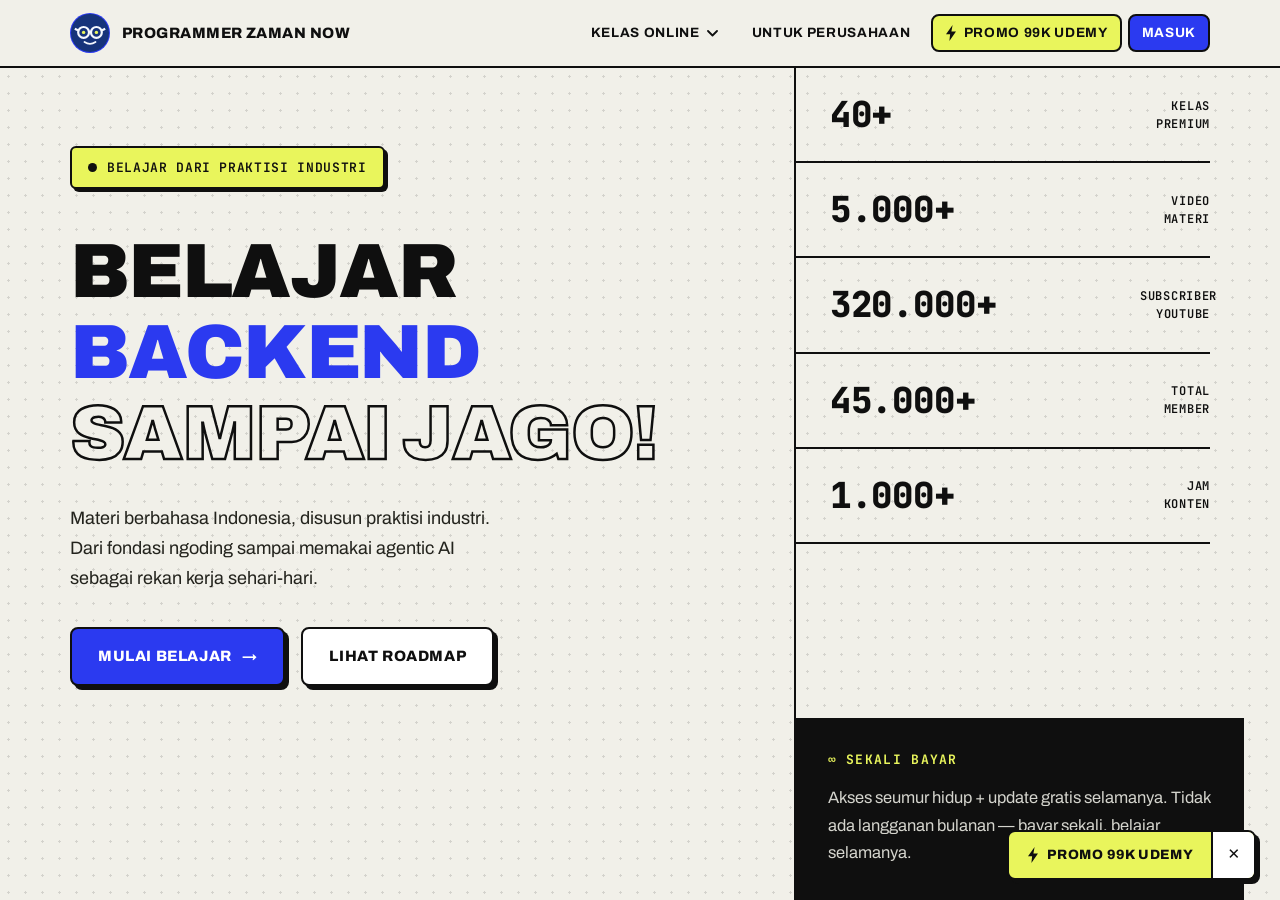
<file: index.html>
<!doctype html>
<html lang="id">
<head>
  <meta charset="utf-8">
  <meta name="viewport" content="width=device-width, initial-scale=1">
  <meta name="theme-color" content="#f1f0e9">
  <meta name="description" content="Programmer Zaman Now — belajar backend sampai jago. Materi berbahasa Indonesia yang disusun langsung oleh praktisi industri.">
  <title>Programmer Zaman Now — Belajar Backend Sampai Jago!</title>
  <link rel="preconnect" href="https://fonts.googleapis.com">
  <link rel="preconnect" href="https://fonts.gstatic.com" crossorigin>
  <link href="https://fonts.googleapis.com/css2?family=Archivo:wght@400;500;600;700;800;900&amp;family=JetBrains+Mono:wght@500;600;700;800&amp;display=swap" rel="stylesheet">
  <link rel="stylesheet" href="style.css">
  <link rel="stylesheet" href="pzn.css">
  <script src="script.js" defer></script>
</head>
<body>
  <a class="skip-link" href="#main">Lewati ke konten utama</a>
  <header class="site-header">
    <div class="container header-inner">
      <a class="brand" href="index.html" aria-label="Programmer Zaman Now, ke beranda">
        <span class="brand-mark" aria-hidden="true">
          <svg viewBox="0 0 40 40" width="40" height="40" focusable="false">
            <circle cx="20" cy="20" r="19" fill="#16337a"></circle>
            <g fill="none" stroke="#f5f8ff" stroke-width="2.2">
              <circle cx="13.6" cy="19.4" r="5.4"></circle>
              <circle cx="26.4" cy="19.4" r="5.4"></circle>
              <path d="M19 19.4c.7-.8 1.3-.8 2 0"></path>
              <path d="M8.4 17.6 4.8 15.8M31.6 17.6l3.6-1.8"></path>
            </g>
            <circle cx="13.6" cy="19.4" r="1.7" fill="#e9f55c"></circle>
            <circle cx="26.4" cy="19.4" r="1.7" fill="#e9f55c"></circle>
            <path d="M14.5 29c3.3 2.2 7.7 2.2 11 0" fill="none" stroke="#f5f8ff" stroke-width="1.8" stroke-linecap="round"></path>
          </svg>
        </span>
        <span class="brand-name">Programmer Zaman Now</span>
      </a>
      <button class="menu-toggle" type="button" aria-label="Buka navigasi" aria-expanded="false" aria-controls="site-nav">
        <span></span><span></span>
      </button>
      <nav class="site-nav" id="site-nav" aria-label="Navigasi utama">
        <details class="nav-drop">
          <summary>
            Kelas Online
            <svg class="nav-caret" width="11" height="7" viewBox="0 0 11 7" aria-hidden="true"><path d="M1 1l4.5 4.5L10 1" fill="none" stroke="currentColor" stroke-width="1.8" stroke-linecap="round" stroke-linejoin="round"></path></svg>
          </summary>
          <div class="nav-drop-menu">
            <a href="index.html">Beranda</a>
            <a href="about.html">Tentang</a>
            <a href="layanan.html">Layanan</a>
            <a href="proyek.html">Proyek</a>
            <a href="kontak.html">Kontak</a>
          </div>
        </details>
        <a href="layanan.html">Untuk Perusahaan</a>
        <a class="nav-promo" href="kontak.html"><svg width="12" height="16" viewBox="0 0 12 16" aria-hidden="true"><path d="M7.6 0 1 9.2h4.1L4.4 16 11 6.6H6.4L7.6 0z" fill="currentColor"></path></svg> Promo 99k Udemy</a>
        <a class="nav-login" href="kontak.html">Masuk</a>
      </nav>
    </div>
  </header>

  <main id="main">
    <section class="pzn-hero" aria-labelledby="hero-title">
      <div class="pzn-hero-copy">
        <p class="pzn-kicker"><span class="kicker-dot" aria-hidden="true"></span> Belajar dari praktisi industri</p>
        <h1 class="pzn-title" id="hero-title">
          <span>Belajar</span>
          <span class="is-blue">Backend</span>
          <span class="is-outline">Sampai Jago!</span>
        </h1>
        <p class="pzn-desc">
          Materi berbahasa Indonesia, disusun praktisi industri.<br>
          Dari fondasi ngoding sampai memakai agentic AI<br>
          sebagai rekan kerja sehari-hari.
        </p>
        <div class="pzn-actions">
          <a class="pzn-btn pzn-btn--blue" href="layanan.html">Mulai Belajar <span aria-hidden="true">→</span></a>
          <a class="pzn-btn pzn-btn--white" href="proyek.html">Lihat Roadmap</a>
        </div>
      </div>
      <aside class="pzn-hero-stats" aria-label="Statistik Programmer Zaman Now">
        <ul class="stat-list">
          <li class="stat-row">
            <span class="stat-value">40+</span>
            <span class="stat-label">Kelas Premium</span>
          </li>
          <li class="stat-row">
            <span class="stat-value">5.000+</span>
            <span class="stat-label">Video Materi</span>
          </li>
          <li class="stat-row">
            <span class="stat-value">320.000+</span>
            <span class="stat-label">Subscriber Youtube</span>
          </li>
          <li class="stat-row">
            <span class="stat-value">45.000+</span>
            <span class="stat-label">Total Member</span>
          </li>
          <li class="stat-row">
            <span class="stat-value">1.000+</span>
            <span class="stat-label">Jam Konten</span>
          </li>
        </ul>
        <div class="once-card">
          <span class="once-tag">∞ Sekali Bayar</span>
          <p>Akses seumur hidup + update gratis selamanya. Tidak ada langganan bulanan — bayar sekali, belajar selamanya.</p>
        </div>
      </aside>
    </section>
  </main>

  <aside class="promo-float" id="promo-float" aria-label="Promo 99k Udemy">
    <a class="promo-label" href="kontak.html"><svg width="12" height="16" viewBox="0 0 12 16" aria-hidden="true"><path d="M7.6 0 1 9.2h4.1L4.4 16 11 6.6H6.4L7.6 0z" fill="currentColor"></path></svg> Promo 99k Udemy</a>
    <button class="promo-close" id="promo-close" type="button" aria-label="Tutup promo">✕</button>
  </aside>
</body>
</html>
</file>
<file: style.css>
/* PZN style part 1: tokens + base + navbar */
:root {
  color-scheme: light;
  --bg: #ffffff;
  --surface: #fff;
  --surface-raised: #f5f6f7;
  --line: #dadde1;
  --text: #1c1e21;
  --muted: #606770;
  --dim: #8a949e;
  --primary: #2e4b85;
  --primary-dark: #20335d;
  --primary-light: #3c5cad;
  --accent: #25c2a0;
  --yellow: #ffd60a;
  --cyan: #3578e5;
  --footer-bg: #303846;
  --shadow-sm: 0 1px 2px rgba(0, 0, 0, 0.12);
  --shadow-md: 0 8px 28px rgba(46, 75, 133, 0.14);
  --radius: 8px;
  --radius-lg: 12px;
  --sans: system-ui, -apple-system, "Segoe UI", Roboto, Ubuntu, sans-serif;
  --mono: ui-monospace, SFMono-Regular, Menlo, Consolas, monospace;
  --container: 1140px;
  --space-section: 80px;
}
* {
  box-sizing: border-box;
}
html {
  scroll-behavior: smooth;
  scroll-padding-top: 70px;
}
body {
  margin: 0;
  background: #fff;
  color: #1c1e21;
  font-family: var(--sans);
  font-size: 16px;
  line-height: 1.65;
}
body::before {
  display: none;
}
a {
  color: var(--primary);
  text-decoration: none;
}
a:hover {
  text-decoration: underline;
}
button,
input,
textarea,
select {
  font: inherit;
}
::selection {
  background: rgba(46, 75, 133, 0.18);
}
.container {
  width: min(var(--container), calc(100% - 40px));
  margin-inline: auto;
}
.skip-link {
  position: absolute;
  z-index: 20;
  top: 10px;
  left: 10px;
  transform: translateY(-200%);
  padding: 10px 16px;
  background: var(--primary);
  color: #fff;
  border-radius: 8px;
}
.skip-link:focus {
  transform: none;
}
.site-header {
  position: sticky;
  z-index: 10;
  top: 0;
  background: #fff;
  box-shadow: 0 1px 2px rgba(0, 0, 0, 0.12);
  border: 0;
}
.header-inner {
  display: flex;
  min-height: 60px;
  align-items: center;
  justify-content: space-between;
  gap: 16px;
}
.brand {
  display: inline-flex;
  align-items: center;
  gap: 10px;
  color: #1c1e21;
}
.brand:hover {
  text-decoration: none;
}
.brand-mark {
  display: grid;
  place-items: center;
  width: 32px;
  height: 32px;
  border-radius: 8px;
  background: var(--primary);
  color: #fff;
  font-weight: 800;
  font-size: 18px;
}
.brand-mark span {
  color: var(--yellow);
}
.brand-name {
  font-size: 16px;
  font-weight: 700;
}
.site-nav {
  display: flex;
  align-items: center;
  gap: 2px;
  font-size: 15px;
  font-weight: 500;
}
.site-nav > a {
  padding: 8px 12px;
  border-radius: 8px;
  color: #1c1e21;
}
.site-nav > a:hover {
  background: rgba(46, 75, 133, 0.08);
  color: var(--primary);
  text-decoration: none;
}
.site-nav .is-current {
  color: var(--primary);
  background: rgba(46, 75, 133, 0.1);
}
.site-nav .nav-contact {
  display: inline-flex;
  min-height: 40px;
  align-items: center;
  margin-left: 8px;
  padding: 0 16px;
  background: var(--primary);
  border-radius: 8px;
  color: #fff;
  font-weight: 600;
}
.site-nav .nav-contact:hover {
  background: var(--primary-dark);
  color: #fff;
  text-decoration: none;
}
.menu-toggle {
  display: none;
}
/* Hero */
.section-wrap {
  position: relative;
  overflow: hidden;
}
.hero {
  position: relative;
  padding: 64px 0 72px;
  background: var(--primary);
  color: #fff;
  overflow: hidden;
}
.hero::after {
  content: "";
  position: absolute;
  inset: 0;
  background:
    radial-gradient(800px 420px at 88% 8%, rgba(255, 255, 255, 0.16), transparent 60%),
    radial-gradient(600px 400px at 8% 95%, rgba(0, 0, 0, 0.28), transparent 60%);
  pointer-events: none;
}
.hero-grid {
  position: relative;
  z-index: 1;
  display: grid;
  grid-template-columns: 1.05fr 0.95fr;
  align-items: center;
  gap: 48px;
}
.hero-copy {
  padding: 8px 0;
}
.eyebrow {
  display: inline-flex;
  align-items: center;
  gap: 8px;
  margin: 0 0 6px;
  padding: 6px 12px;
  border-radius: 999px;
  background: rgba(255, 255, 255, 0.15);
  border: 1px solid rgba(255, 255, 255, 0.3);
  color: #fff;
  font-size: 12px;
  font-weight: 700;
  letter-spacing: 0.05em;
}
.status-dot,
.live-label i,
.speed-status i {
  width: 8px;
  height: 8px;
  border-radius: 50%;
  background: var(--accent);
  box-shadow: 0 0 0 4px rgba(37, 194, 160, 0.28);
}
.eyebrow-line {
  display: none;
}
h1,
h2,
h3,
p {
  margin-top: 0;
}
.hero h1 {
  margin: 14px 0 18px;
  font-size: clamp(40px, 5vw, 56px);
  font-weight: 800;
  line-height: 1.08;
  letter-spacing: -0.02em;
  color: #fff;
}
.hero .text-muted {
  color: rgba(255, 255, 255, 0.75);
}
.text-accent {
  color: var(--yellow);
}
.role-row {
  display: flex;
  align-items: center;
  gap: 8px;
  flex-wrap: wrap;
}
.role-chip {
  display: inline-flex;
  align-items: center;
  gap: 7px;
  padding: 7px 13px;
  border-radius: 999px;
  background: rgba(255, 255, 255, 0.14);
  border: 1px solid rgba(255, 255, 255, 0.3);
  color: #fff;
  font-size: 13px;
  font-weight: 600;
}
.role-icon {
  color: var(--yellow);
}
.role-icon-cyan {
  color: #7dd3fc;
}
.role-divider {
  color: rgba(255, 255, 255, 0.65);
}
.hero-description {
  max-width: 520px;
  margin: 18px 0 26px;
  color: rgba(255, 255, 255, 0.9);
  font-size: 17px;
  line-height: 1.7;
}
.hero-actions {
  display: flex;
  flex-wrap: wrap;
  gap: 12px;
}
.button {
  display: inline-flex;
  min-height: 48px;
  align-items: center;
  justify-content: center;
  gap: 8px;
  padding: 0 24px;
  border-radius: 8px;
  border: 1px solid transparent;
  font-size: 15px;
  font-weight: 700;
  transition:
    background 0.15s,
    transform 0.15s;
  cursor: pointer;
}
.button:hover {
  transform: translateY(-1px);
  text-decoration: none;
}
.button-primary {
  background: var(--yellow);
  border-color: var(--yellow);
  color: #1c1e21;
  box-shadow: var(--shadow-sm);
}
.button-primary:hover {
  background: #ffe033;
  border-color: #ffe033;
  color: #1c1e21;
}
.button-quiet {
  border-color: rgba(255, 255, 255, 0.65);
  color: #fff;
}
.button-quiet:hover {
  background: rgba(255, 255, 255, 0.12);
}
.hero-footnote {
  display: flex;
  align-items: center;
  gap: 10px;
  margin-top: 30px;
  color: rgba(255, 255, 255, 0.7);
  font-size: 12px;
  font-weight: 600;
  letter-spacing: 0.04em;
}
.mono {
  font-family: var(--mono);
}
.hero-footnote .mono {
  color: #fff;
  background: rgba(255, 255, 255, 0.18);
  padding: 2px 8px;
  border-radius: 6px;
}
.footnote-rule {
  width: 40px;
  height: 2px;
  background: rgba(255, 255, 255, 0.4);
}
/* Hero visual dashboard */
.hero-visual {
  position: relative;
  padding: 0 0 23px 20px;
}
.hero-visual::before {
  position: absolute;
  top: 35px;
  right: -15px;
  bottom: 60px;
  left: 58px;
  border: 1px solid rgba(255, 255, 255, 0.35);
  border-radius: 8px;
  content: "";
}
.visual-topline,
.visual-caption {
  position: relative;
  z-index: 1;
  display: flex;
  align-items: center;
  justify-content: space-between;
  color: rgba(255, 255, 255, 0.75);
  font-family: var(--mono);
  font-size: 10px;
}
.visual-topline {
  padding: 0 2px 13px 0;
}
.live-label {
  display: inline-flex;
  align-items: center;
  gap: 7px;
  color: rgba(255, 255, 255, 0.9);
}
.dashboard-window {
  position: relative;
  z-index: 1;
  overflow: hidden;
  border: 1px solid #e4e6eb;
  border-radius: var(--radius-lg);
  background: #fff;
  box-shadow: 0 18px 45px rgba(0, 0, 0, 0.28);
}
.dashboard-bar {
  display: flex;
  height: 36px;
  align-items: center;
  justify-content: space-between;
  padding: 0 14px;
  border-bottom: 1px solid #e4e6eb;
  background: #f5f6f7;
  color: #606770;
  font-family: var(--mono);
  font-size: 9px;
  border-radius: var(--radius-lg) var(--radius-lg) 0 0;
}
.window-dots {
  display: flex;
  gap: 5px;
}
.window-dots i {
  width: 8px;
  height: 8px;
  border-radius: 50%;
  background: #c9ccd1;
}
.window-dots i:first-child {
  background: #ff5f57;
}
.window-dots i:nth-child(2) {
  background: #febc2e;
}
.window-dots i:nth-child(3) {
  background: #28c840;
}
.dashboard-content {
  padding: 20px;
  background: #f5f6f7;
}
.dashboard-heading {
  display: flex;
  align-items: center;
  justify-content: space-between;
  margin-bottom: 16px;
}
.dash-kicker {
  color: #8a949e;
  font-family: var(--mono);
  font-size: 9px;
}
.dashboard-heading h2 {
  margin: 4px 0 0;
  font-size: 15px;
  font-weight: 700;
  color: #1c1e21;
}
.dashboard-heading h2 span {
  color: var(--primary);
}
.avatar {
  display: grid;
  width: 30px;
  aspect-ratio: 1;
  place-items: center;
  border-radius: 50%;
  background: var(--primary);
  color: #fff;
  font-family: var(--mono);
  font-size: 10px;
}
.metric-grid {
  display: grid;
  grid-template-columns: 1fr 1fr;
  gap: 10px;
}
.metric-card {
  position: relative;
  overflow: hidden;
  min-height: 100px;
  padding: 12px;
  border: 1px solid #e4e6eb;
  border-radius: var(--radius);
  background: #fff;
  box-shadow: var(--shadow-sm);
}
.metric-card > span {
  color: #606770;
  font-size: 11px;
}
.metric-card strong {
  display: block;
  margin-top: 4px;
  font-size: 24px;
  font-weight: 800;
  line-height: 1.25;
  color: #1c1e21;
}
.metric-card strong span {
  color: #606770;
  font-size: 14px;
}
.metric-card small {
  font-family: var(--mono);
  font-size: 9px;
}
.trend-up {
  color: var(--accent);
}
.trend-cyan {
  color: var(--cyan);
}
.sparkline {
  position: absolute;
  right: 10px;
  bottom: 9px;
  display: flex;
  height: 26px;
  align-items: end;
  gap: 3px;
  opacity: 0.7;
}
.sparkline i {
  width: 4px;
  height: 35%;
  background: var(--primary);
  border-radius: 2px;
}
.sparkline i:nth-child(2n) {
  height: 55%;
}
.sparkline i:nth-child(3n) {
  height: 78%;
}
.sparkline i:nth-child(5n) {
  height: 92%;
}
.spark-two i {
  background: var(--cyan);
}
.spark-two i:nth-child(3n) {
  height: 30%;
}
.chart-card {
  margin-top: 10px;
  padding: 12px 12px 8px;
  border: 1px solid #e4e6eb;
  border-radius: var(--radius);
  background: #fff;
  box-shadow: var(--shadow-sm);
}
.chart-head {
  display: flex;
  align-items: center;
  justify-content: space-between;
}
.chart-head > div {
  display: flex;
  flex-direction: column;
  gap: 2px;
}
.chart-head > div > span {
  color: #8a949e;
  font-family: var(--mono);
  font-size: 8px;
}
.chart-head strong {
  font-size: 11px;
  font-weight: 700;
  color: #1c1e21;
}
.chart-head strong b {
  margin-left: 5px;
  color: var(--accent);
  font-family: var(--mono);
  font-size: 9px;
}
.chart-range {
  padding: 5px 8px;
  border: 1px solid #dadde1;
  border-radius: 6px;
  background: #f5f6f7;
  color: #606770;
  font-size: 8px;
}
.chart-area {
  display: flex;
  height: 116px;
  gap: 8px;
  margin-top: 10px;
}
.chart-y {
  display: flex;
  flex-direction: column;
  justify-content: space-between;
  padding-bottom: 16px;
  color: #8a949e;
  font-family: var(--mono);
  font-size: 8px;
}
.chart-plot {
  position: relative;
  flex: 1;
}
.chart-gridlines {
  position: absolute;
  inset: 0 0 16px;
  display: flex;
  flex-direction: column;
  justify-content: space-between;
}
.chart-gridlines i {
  width: 100%;
  height: 1px;
  background: #eceef1;
}
.chart-plot svg {
  position: absolute;
  inset: 0 0 16px;
  width: 100%;
  height: calc(100% - 16px);
  overflow: visible;
}
.chart-fill {
  fill: url(#chart-fill);
}
.chart-line {
  fill: none;
  stroke: var(--primary);
  stroke-width: 2;
  vector-effect: non-scaling-stroke;
}
.chart-x {
  position: absolute;
  right: 0;
  bottom: 0;
  left: 0;
  display: flex;
  justify-content: space-between;
  color: #8a949e;
  font-family: var(--mono);
  font-size: 7px;
}
.visual-caption {
  padding: 12px 1px 0 0;
  color: rgba(255, 255, 255, 0.85);
}
.caption-cross {
  color: var(--yellow);
  font-size: 14px;
}
.visual-index {
  position: absolute;
  right: -29px;
  bottom: 50px;
  color: rgba(255, 255, 255, 0.6);
  font-size: 10px;
  writing-mode: vertical-rl;
}
.hero-grid-mark {
  position: absolute;
  top: 11%;
  right: -7%;
  width: 35%;
  height: 75%;
  border: 1px solid rgba(255, 255, 255, 0.12);
  transform: skewY(-34deg);
  pointer-events: none;
}
/* Intro strip */
.intro-strip {
  border-bottom: 1px solid var(--line);
  background: var(--surface-raised);
}
.intro-inner {
  display: flex;
  min-height: 70px;
  align-items: center;
  justify-content: space-between;
  gap: 18px;
}
.intro-label,
.intro-index {
  color: var(--dim);
  font-family: var(--mono);
  font-size: 11px;
  font-weight: 600;
}
.intro-inner p {
  margin: 0;
  color: #1c1e21;
  font-size: 15px;
  font-weight: 500;
}
.intro-inner p span {
  margin: 0 6px;
  color: var(--primary);
  font-weight: 800;
}
/* Page hero (subpages) */
.page-hero {
  padding: 72px 0 48px;
  background: var(--primary);
  color: #fff;
  border: 0;
}
.page-hero-inner {
  display: grid;
  grid-template-columns: 1.2fr 0.8fr;
  gap: 40px;
  align-items: end;
}
.page-hero-copy {
  max-width: 680px;
}
.page-hero .eyebrow {
  background: rgba(255, 255, 255, 0.15);
  border-color: rgba(255, 255, 255, 0.3);
  color: #fff;
}
.page-hero h1 {
  margin: 18px 0 16px;
  font-size: clamp(38px, 5vw, 56px);
  font-weight: 800;
  line-height: 1.08;
  letter-spacing: -0.02em;
  color: #fff;
}
.page-hero .text-muted {
  color: rgba(255, 255, 255, 0.75);
}
.page-hero p.lead {
  max-width: 540px;
  margin: 0;
  color: rgba(255, 255, 255, 0.88);
  font-size: 17px;
  line-height: 1.75;
}
.page-hero-panel {
  padding: 20px;
  border: 1px solid rgba(255, 255, 255, 0.3);
  border-radius: var(--radius-lg);
  background: rgba(255, 255, 255, 0.1);
}
.page-hero-panel strong {
  display: block;
  margin-bottom: 6px;
  color: var(--yellow);
  letter-spacing: 0.05em;
}
.page-hero-panel span {
  color: rgba(255, 255, 255, 0.85);
  font-family: var(--mono);
  font-size: 11px;
}
/* Sections */
.section {
  padding: var(--space-section) 0;
  border-bottom: 1px solid var(--line);
  background: #fff;
}
.section-heading {
  display: flex;
  align-items: center;
  justify-content: space-between;
  padding-bottom: 16px;
  border-bottom: 2px solid var(--primary);
}
.section-heading .eyebrow {
  background: rgba(46, 75, 133, 0.08);
  border-color: rgba(46, 75, 133, 0.2);
  color: var(--primary);
  margin: 0;
}
.section-aside {
  color: var(--dim);
  font-family: var(--mono);
  font-size: 11px;
  font-weight: 600;
}
.about-grid {
  display: grid;
  grid-template-columns: 1fr 0.75fr;
  gap: 80px;
  padding: 40px 0 50px;
}
.section-title {
  margin: 0;
  font-size: 42px;
  font-weight: 800;
  line-height: 1.18;
  letter-spacing: -0.02em;
  color: #1c1e21;
}
.section-title .text-muted {
  color: var(--dim);
}
.section-title .text-accent {
  color: var(--primary);
}
.about-copy {
  padding-top: 3px;
}
.about-copy p {
  max-width: 470px;
  color: #606770;
  font-size: 15px;
  line-height: 1.8;
}
.about-copy .lead-copy {
  margin-bottom: 14px;
  color: #1c1e21;
  font-size: 17px;
  font-weight: 600;
  line-height: 1.7;
}
.text-link {
  display: inline-flex;
  gap: 10px;
  align-items: center;
  margin-top: 8px;
  padding-bottom: 3px;
  border-bottom: 2px solid var(--yellow);
  color: var(--primary);
  font-weight: 700;
  font-size: 14px;
}
.skills-grid {
  display: grid;
  grid-template-columns: repeat(3, 1fr);
  gap: 24px;
  padding-top: 8px;
}
.skill-group {
  padding: 24px;
  border: 1px solid var(--line);
  border-radius: var(--radius-lg);
  background: #fff;
  box-shadow: var(--shadow-sm);
  transition:
    box-shadow 0.2s,
    transform 0.2s;
}
.skill-group:hover {
  box-shadow: var(--shadow-md);
  transform: translateY(-3px);
}
.skill-number {
  color: var(--primary);
  font-weight: 800;
  font-size: 12px;
  font-family: var(--mono);
}
.skill-group h3 {
  margin: 12px 0 6px;
  font-size: 18px;
  font-weight: 700;
  color: #1c1e21;
}
.skill-group p {
  margin-bottom: 14px;
  color: #606770;
  font-size: 14px;
  line-height: 1.7;
}
.skill-tags,
.project-tags {
  display: flex;
  flex-wrap: wrap;
  gap: 6px;
}
.skill-tags span,
.project-tags span {
  padding: 4px 9px;
  border: 1px solid var(--line);
  border-radius: 999px;
  background: var(--surface-raised);
  color: var(--primary);
  font-size: 11px;
  font-weight: 600;
}
/* Services */
.section-services {
  background: var(--surface-raised);
}
.services-heading,
.projects-heading {
  display: flex;
  align-items: end;
  justify-content: space-between;
  gap: 30px;
  padding: 40px 0 36px;
}
.services-heading > p,
.projects-heading > p {
  max-width: 360px;
  margin: 0 0 6px;
  color: #606770;
  font-size: 15px;
  line-height: 1.8;
}
.service-list {
  border-top: 0;
  display: grid;
  gap: 16px;
}
.service-item {
  display: grid;
  grid-template-columns: 34px 48px minmax(230px, 1fr) minmax(150px, 0.55fr) 24px;
  min-height: 110px;
  align-items: center;
  gap: 18px;
  padding: 18px 20px;
  border: 1px solid var(--line);
  border-radius: var(--radius-lg);
  background: #fff;
  box-shadow: var(--shadow-sm);
  transition:
    box-shadow 0.2s,
    transform 0.2s;
}
.service-item:hover {
  box-shadow: var(--shadow-md);
  transform: translateY(-2px);
}
.service-index {
  align-self: center;
  color: var(--dim);
  font-family: var(--mono);
  font-size: 12px;
  font-weight: 700;
}
.service-icon {
  display: grid;
  width: 44px;
  aspect-ratio: 1;
  place-items: center;
  border-radius: var(--radius);
  background: rgba(46, 75, 133, 0.08);
  color: var(--primary);
  font-size: 20px;
}
.icon-green {
  color: var(--primary);
  background: rgba(46, 75, 133, 0.1);
}
.icon-cyan {
  color: var(--cyan);
  background: rgba(53, 120, 229, 0.1);
}
.icon-yellow {
  color: #b58a00;
  background: rgba(255, 214, 10, 0.18);
}
.service-main h3 {
  margin: 0 0 5px;
  font-size: 18px;
  font-weight: 700;
  color: #1c1e21;
}
.service-main p {
  margin: 0;
  color: #606770;
  font-size: 14px;
  line-height: 1.7;
}
.service-tags {
  color: var(--dim);
  font-family: var(--mono);
  font-size: 11px;
}
.service-arrow {
  color: var(--primary);
  font-size: 20px;
  text-align: right;
}
/* Projects */
.section-projects {
  padding-bottom: 90px;
}
.projects-heading {
  padding-bottom: 32px;
}
.project-toolbar {
  display: flex;
  align-items: center;
  justify-content: space-between;
  gap: 20px;
  margin-bottom: 24px;
  padding: 12px 14px;
  border: 1px solid var(--line);
  border-radius: var(--radius);
  background: var(--surface-raised);
}
.filter-list {
  display: flex;
  flex-wrap: wrap;
  align-items: center;
  gap: 6px;
}
.filter-button {
  display: inline-flex;
  min-height: 36px;
  align-items: center;
  gap: 8px;
  padding: 0 14px;
  border: 1px solid transparent;
  border-radius: 999px;
  background: transparent;
  color: #606770;
  cursor: pointer;
  font-size: 14px;
  font-weight: 600;
  transition:
    background 0.15s,
    color 0.15s,
    border-color 0.15s;
}
.filter-button:hover {
  background: #fff;
  border-color: var(--line);
  color: var(--primary);
}
.filter-button.is-active {
  background: var(--primary);
  border-color: var(--primary);
  color: #fff;
}
.filter-button.is-active span {
  color: rgba(255, 255, 255, 0.75);
}
.filter-button span {
  color: var(--dim);
  font-family: var(--mono);
  font-size: 11px;
}
.project-count {
  color: var(--dim);
  font-size: 12px;
  font-weight: 600;
}
.project-grid {
  display: grid;
  grid-template-columns: repeat(2, minmax(0, 1fr));
  column-gap: 26px;
  row-gap: 44px;
}
.project-card {
  min-width: 0;
}
.project-card[hidden] {
  display: none;
}
.project-visual {
  position: relative;
  display: block;
  overflow: hidden;
  width: 100%;
  aspect-ratio: 1.47;
  border: 1px solid var(--line);
  border-radius: var(--radius-lg);
  transition:
    box-shadow 0.2s,
    transform 0.2s;
}
.project-visual:hover {
  box-shadow: var(--shadow-md);
  transform: translateY(-3px);
  border-color: var(--primary);
  text-decoration: none;
}
.project-visual-index {
  position: absolute;
  right: 14px;
  bottom: 12px;
  z-index: 2;
  color: rgba(0, 0, 0, 0.5);
  font-family: var(--mono);
  font-size: 10px;
}
.project-info {
  display: flex;
  align-items: end;
  justify-content: space-between;
  gap: 12px;
  margin-top: 16px;
}
.project-type {
  color: var(--dim);
  font-family: var(--mono);
  font-size: 11px;
  font-weight: 600;
}
.project-info h3 {
  margin: 4px 0 0;
  font-size: 19px;
  font-weight: 800;
  color: #1c1e21;
}
.project-result {
  padding-bottom: 2px;
  color: var(--accent);
  font-family: var(--mono);
  font-size: 11px;
  font-weight: 700;
  text-align: right;
}
.project-description {
  margin: 8px 0 10px;
  color: #606770;
  font-size: 14px;
}
.project-tags span {
  font-size: 11px;
}
/* Contact */
.contact-section {
  padding: 88px 0;
  background: var(--surface-raised);
  border: 0;
}
.contact-grid {
  display: grid;
  grid-template-columns: 1fr 0.78fr;
  gap: 80px;
}
.contact-copy .eyebrow {
  background: rgba(46, 75, 133, 0.08);
  border-color: rgba(46, 75, 133, 0.2);
  color: var(--primary);
}
.contact-copy h2 {
  margin: 20px 0 16px;
  font-size: 48px;
  font-weight: 800;
  line-height: 1.12;
  letter-spacing: -0.02em;
  color: #1c1e21;
}
.contact-copy h2 .text-accent {
  color: var(--primary);
}
.contact-copy > p:not(.eyebrow) {
  max-width: 400px;
  color: #606770;
  font-size: 15px;
  line-height: 1.8;
}
.contact-note {
  display: flex;
  align-items: center;
  gap: 12px;
  margin-top: 32px;
  color: #606770;
  font-size: 14px;
}
.contact-note-mark {
  display: grid;
  width: 34px;
  aspect-ratio: 1;
  place-items: center;
  border-radius: var(--radius);
  background: var(--primary);
  color: #fff;
  font-size: 16px;
}
.contact-form {
  display: grid;
  gap: 16px;
  padding: 26px;
  border: 1px solid var(--line);
  border-radius: var(--radius-lg);
  background: #fff;
  box-shadow: var(--shadow-sm);
}
.form-row {
  display: grid;
  gap: 6px;
}
.form-row label {
  color: #1c1e21;
  font-size: 13px;
  font-weight: 700;
}
.form-row input,
.form-row select,
.form-row textarea {
  width: 100%;
  min-height: 46px;
  padding: 11px 13px;
  border: 1px solid #dadde1;
  border-radius: var(--radius);
  outline: none;
  background: #fff;
  color: #1c1e21;
  font-size: 15px;
  transition:
    border-color 0.15s,
    box-shadow 0.15s;
}
.form-row textarea {
  min-height: 92px;
  resize: vertical;
}
.form-row input::placeholder,
.form-row textarea::placeholder {
  color: #8a949e;
}
.form-row select:invalid {
  color: #8a949e;
}
.form-row select option {
  background: #fff;
  color: #1c1e21;
}
.form-row input:focus,
.form-row select:focus,
.form-row textarea:focus {
  border-color: var(--primary);
  box-shadow: 0 0 0 3px rgba(46, 75, 133, 0.15);
}
.form-submit {
  justify-self: start;
  min-height: 46px;
  padding: 0 22px;
  background: var(--primary);
  border-color: var(--primary);
  color: #fff;
}
.form-submit:hover {
  background: var(--primary-dark);
  border-color: var(--primary-dark);
  color: #fff;
}
.form-note {
  margin: -4px 0 0;
  color: var(--dim);
  font-size: 12px;
  line-height: 1.6;
}
/* Footer ala PZN */
.site-footer {
  border-top: 0;
  background: var(--footer-bg);
}
.footer-inner {
  display: flex;
  min-height: 88px;
  align-items: center;
  justify-content: space-between;
  gap: 20px;
}
.footer-brand .brand-mark {
  width: 28px;
  height: 28px;
  font-size: 15px;
}
.footer-brand .brand-name {
  color: #fff;
  font-size: 15px;
}
.footer-inner > p {
  margin: 0;
  color: rgba(255, 255, 255, 0.75);
  font-size: 14px;
}
.footer-copy {
  color: rgba(255, 255, 255, 0.55);
  font-size: 12px;
}
.back-top {
  display: grid;
  width: 36px;
  aspect-ratio: 1;
  place-items: center;
  border: 1px solid rgba(255, 255, 255, 0.35);
  border-radius: 8px;
  color: #fff;
  font-size: 18px;
  transition: background 0.15s;
}
.back-top:hover {
  background: rgba(255, 255, 255, 0.12);
}
/* Mock project visuals (light-friendly) */
.visual-commerce {
  background: #eae7db;
  color: #26352f;
}
.mock-top {
  position: absolute;
  z-index: 1;
  top: 0;
  right: 0;
  left: 0;
  display: flex;
  height: 43px;
  align-items: center;
  justify-content: space-between;
  padding: 0 22px;
  border-bottom: 1px solid rgba(29, 46, 39, 0.14);
  font-family: var(--mono);
  font-size: 8px;
}
.mock-brand {
  font-family: var(--sans);
  font-size: 15px;
  font-weight: 800;
}
.mock-brand span {
  color: #b76d45;
}
.mock-cart {
  font-size: 8px;
}
.commerce-layout {
  display: grid;
  height: 100%;
  grid-template-columns: 0.87fr 1.13fr;
  align-items: center;
  padding: 45px 8% 10px;
}
.commerce-copy {
  position: relative;
  z-index: 2;
  display: flex;
  flex-direction: column;
  align-items: flex-start;
}
.commerce-copy > span,
.commerce-copy small,
.commerce-copy b {
  font-family: var(--mono);
}
.commerce-copy > span {
  margin-bottom: 14px;
  color: #5e7062;
  font-size: 8px;
}
.commerce-copy strong {
  font-family: Georgia, serif;
  font-size: 35px;
  font-weight: 400;
  line-height: 0.98;
}
.commerce-copy strong i {
  color: #b76d45;
  font-weight: 400;
}
.commerce-copy small {
  margin-top: 13px;
  color: #627168;
  font-size: 8px;
}
.commerce-copy b {
  margin-top: 19px;
  padding-bottom: 4px;
  border-bottom: 1px solid #829082;
  font-size: 8px;
}
.product-object {
  position: relative;
  height: 190px;
  align-self: end;
  background: radial-gradient(ellipse at 50% 86%, rgba(87, 93, 66, 0.28), transparent 57%);
}
.product-object::after {
  position: absolute;
  right: 2%;
  bottom: 5%;
  left: 2%;
  height: 1px;
  background: rgba(38, 53, 47, 0.32);
  content: "";
}
.vase {
  position: absolute;
  z-index: 1;
  bottom: 7%;
  border-radius: 42% 42% 25% 25% / 20% 20% 16% 16%;
}
.vase-one {
  right: 25%;
  width: 75px;
  height: 115px;
  transform: rotate(-7deg);
  background: linear-gradient(100deg, #a46647 0%, #c48965 44%, #8e573e 100%);
}
.vase-one::before {
  position: absolute;
  top: -15px;
  left: 25px;
  width: 28px;
  height: 24px;
  border-radius: 35% 35% 10% 10%;
  background: #b77b5d;
  content: "";
}
.vase-two {
  right: 5%;
  width: 59px;
  height: 81px;
  transform: rotate(5deg);
  background: linear-gradient(90deg, #555f50, #92927a 48%, #515b4d);
}
.vase-two::before {
  position: absolute;
  top: -10px;
  left: 20px;
  width: 21px;
  height: 19px;
  border-radius: 30% 30% 4px 4px;
  background: #737866;
  content: "";
}
.object-sun {
  position: absolute;
  top: 3%;
  right: 18%;
  width: 118px;
  aspect-ratio: 1;
  border-radius: 50%;
  background: #c9b88f;
  opacity: 0.55;
}
.product-object > span {
  position: absolute;
  bottom: -1%;
  left: 0;
  color: #657269;
  font-family: var(--mono);
  font-size: 7px;
}
.visual-insights {
  padding: 0 8%;
  background: #d8e6e0;
  color: #172b2a;
}
.insight-top {
  display: flex;
  height: 45px;
  align-items: center;
  justify-content: space-between;
  border-bottom: 1px solid rgba(30, 50, 47, 0.19);
  font-family: var(--mono);
  font-size: 8px;
}
.insight-top > span:first-child {
  font-family: var(--sans);
  font-size: 14px;
  font-weight: 800;
}
.northstar-dot {
  margin-left: 3px;
  color: #d39256;
  font-size: 9px;
}
.insight-avatar {
  display: grid;
  width: 21px;
  aspect-ratio: 1;
  place-items: center;
  border: 1px solid rgba(23, 43, 42, 0.3);
  border-radius: 50%;
}
.insight-title {
  margin: 17px 0 13px;
  font-family: Georgia, serif;
  font-size: 30px;
  line-height: 1.02;
}
.insight-title i {
  color: #657e6f;
  font-weight: 400;
}
.insight-metrics {
  display: grid;
  grid-template-columns: 1fr 1fr;
  gap: 9px;
}
.insight-metrics > div {
  display: grid;
  grid-template-columns: 1fr auto;
  gap: 4px;
  padding: 8px;
  border: 1px solid rgba(23, 43, 42, 0.15);
  border-radius: 6px;
  background: rgba(255, 255, 255, 0.5);
}
.insight-metrics small {
  grid-column: 1 / -1;
  font-family: var(--mono);
  font-size: 7px;
}
.insight-metrics b {
  font-size: 13px;
  font-weight: 700;
}
.insight-metrics em {
  align-self: center;
  color: #54785b;
  font-family: var(--mono);
  font-size: 8px;
  font-style: normal;
}
.insight-chart {
  position: relative;
  height: 87px;
  margin-top: 12px;
  border-bottom: 1px solid rgba(23, 43, 42, 0.16);
  background: repeating-linear-gradient(to bottom, transparent 0, transparent 24px, rgba(23, 43, 42, 0.1) 25px);
}
.insight-bars {
  position: absolute;
  inset: 0 0 13px;
  display: flex;
  align-items: end;
  justify-content: space-around;
  gap: 5px;
}
.insight-bars i {
  flex: 1;
  height: 30%;
  background: #2e4b85;
  border-radius: 2px 2px 0 0;
}
.insight-bars i:nth-child(3n) {
  height: 51%;
}
.insight-bars i:nth-child(4n) {
  height: 75%;
}
.insight-bars i:nth-child(5n) {
  height: 95%;
}
.insight-bars i:nth-child(7n) {
  height: 65%;
}
.insight-chart-labels {
  position: absolute;
  right: 0;
  bottom: -13px;
  left: 0;
  display: flex;
  justify-content: space-between;
  color: #62736c;
  font-family: var(--mono);
  font-size: 7px;
}
.visual-civic {
  background: #dbe8e2;
  color: #183c39;
}
.civic-nav {
  position: relative;
  z-index: 1;
  display: flex;
  height: 43px;
  align-items: center;
  justify-content: space-between;
  padding: 0 7%;
  border-bottom: 1px solid rgba(24, 60, 57, 0.15);
  font-family: var(--mono);
  font-size: 8px;
}
.civic-nav > span:first-child {
  font-family: var(--sans);
  font-size: 16px;
  font-weight: 800;
}
.civic-nav > span:first-child span {
  color: #bd7655;
}
.civic-menu {
  display: none;
}
.civic-content {
  position: relative;
  z-index: 2;
  padding: 7% 0 0 10%;
}
.civic-label {
  color: #50716b;
  font-family: var(--mono);
  font-size: 8px;
}
.civic-content strong {
  display: block;
  margin-top: 9px;
  font-family: Georgia, serif;
  font-size: 38px;
  font-weight: 400;
  line-height: 0.98;
}
.civic-content strong i {
  color: #ba7555;
  font-weight: 400;
}
.civic-content p {
  margin: 11px 0;
  color: #4d6863;
  font-size: 9px;
}
.civic-search {
  display: flex;
  width: min(260px, 68%);
  min-height: 31px;
  align-items: center;
  justify-content: space-between;
  padding: 0 10px;
  border: 1px solid rgba(24, 60, 57, 0.25);
  border-radius: 8px;
  background: rgba(255, 255, 255, 0.6);
  color: #6a8079;
  font-size: 8px;
}
.civic-search b {
  color: #183c39;
  font-size: 13px;
}
.civic-shape {
  position: absolute;
  right: -2%;
  bottom: -21%;
  width: 40%;
  aspect-ratio: 1;
  border: 1px solid rgba(24, 60, 57, 0.16);
  border-radius: 50%;
}
.civic-shape-two {
  right: 7%;
  bottom: -42%;
  width: 40%;
  background: rgba(115, 153, 130, 0.2);
}
.visual-speed {
  padding: 0 7%;
  background: #2e4b85;
  color: #eef3fb;
}
.speed-nav {
  display: flex;
  height: 44px;
  align-items: center;
  justify-content: space-between;
  border-bottom: 1px solid rgba(220, 239, 230, 0.2);
  color: rgba(238, 243, 251, 0.75);
  font-family: var(--mono);
  font-size: 8px;
}
.speed-nav > span:first-child {
  color: #fff;
  font-family: var(--sans);
  font-size: 15px;
  font-weight: 800;
}
.speed-nav > span:first-child span {
  color: var(--yellow);
  font-weight: 500;
}
.speed-status {
  display: inline-flex;
  align-items: center;
  gap: 5px;
  color: #9be7c4;
  font-size: 7px;
}
.speed-status i {
  width: 6px;
  height: 6px;
}
.speed-main {
  display: flex;
  min-height: 174px;
  align-items: center;
  justify-content: space-between;
  gap: 10px;
}
.speed-label {
  color: rgba(238, 243, 251, 0.7);
  font-family: var(--mono);
  font-size: 7px;
}
.speed-main strong {
  display: block;
  margin-top: 7px;
  font-family: Georgia, serif;
  font-size: 35px;
  font-weight: 400;
  line-height: 0.95;
}
.speed-main strong i {
  color: var(--yellow);
  font-weight: 400;
}
.speed-link {
  display: inline-block;
  margin-top: 14px;
  color: var(--yellow);
  font-family: var(--mono);
  font-size: 7px;
}
.speed-score {
  display: flex;
  align-items: center;
  gap: 13px;
}
.score-ring {
  display: flex;
  width: 83px;
  aspect-ratio: 1;
  flex-direction: column;
  align-items: center;
  justify-content: center;
  border: 5px solid var(--yellow);
  border-right-color: rgba(255, 214, 10, 0.25);
  border-radius: 50%;
}
.score-ring span {
  font-size: 24px;
  line-height: 1;
}
.score-ring small {
  margin-top: 5px;
  color: rgba(238, 243, 251, 0.7);
  font-family: var(--mono);
  font-size: 6px;
}
.score-stats {
  display: grid;
  gap: 8px;
}
.score-stats span {
  display: flex;
  align-items: center;
  gap: 5px;
  color: rgba(238, 243, 251, 0.8);
  font-family: var(--mono);
  font-size: 7px;
}
.score-stats i {
  color: var(--yellow);
  font-style: normal;
}
.score-stats b {
  color: #fff;
  font-weight: 600;
}
.speed-bottom {
  display: flex;
  height: 28px;
  align-items: center;
  justify-content: space-between;
  border-top: 1px solid rgba(220, 239, 230, 0.2);
  color: rgba(238, 243, 251, 0.7);
  font-family: var(--mono);
  font-size: 7px;
}
/* Responsive */
@media (min-width: 1500px) {
  :root {
    --space-section: 100px;
  }
}
@media (max-width: 1000px) {
  :root {
    --space-section: 72px;
  }
  .hero-grid {
    grid-template-columns: 1fr 1fr;
    gap: 32px;
  }
  .hero h1 {
    font-size: 46px;
  }
  .about-grid {
    gap: 48px;
  }
  .contact-grid {
    gap: 48px;
  }
  .service-item {
    grid-template-columns: 26px 44px minmax(200px, 1fr) minmax(125px, 0.48fr) 20px;
    gap: 14px;
  }
}
@media (max-width: 760px) {
  :root {
    --space-section: 60px;
  }
  .header-inner {
    min-height: 56px;
  }
  .menu-toggle {
    display: flex;
    width: 42px;
    height: 42px;
    flex-direction: column;
    align-items: center;
    justify-content: center;
    gap: 6px;
    border: 1px solid var(--line);
    border-radius: 8px;
    background: #fff;
    cursor: pointer;
  }
  .menu-toggle span {
    width: 18px;
    height: 2px;
    background: var(--primary);
    border-radius: 2px;
    transition: transform 0.2s ease;
  }
  .menu-toggle[aria-expanded="true"] span:first-child {
    transform: translateY(4px) rotate(45deg);
  }
  .menu-toggle[aria-expanded="true"] span:last-child {
    transform: translateY(-4px) rotate(-45deg);
  }
  .site-nav {
    position: absolute;
    top: calc(100% + 1px);
    right: 0;
    left: 0;
    display: none;
    flex-direction: column;
    align-items: stretch;
    gap: 2px;
    padding: 10px 16px 16px;
    background: #fff;
    border-top: 1px solid var(--line);
    box-shadow: 0 12px 24px rgba(0, 0, 0, 0.12);
  }
  .site-nav.is-open {
    display: flex;
  }
  .site-nav > a {
    padding: 12px 10px;
    border-radius: 8px;
  }
  .site-nav .nav-contact {
    justify-content: center;
    margin: 8px 0 0;
    padding: 12px 16px;
  }
  .hero {
    padding: 48px 0 56px;
  }
  .hero-grid {
    grid-template-columns: 1fr;
    gap: 40px;
  }
  .hero-copy {
    padding: 0;
  }
  .hero h1 {
    font-size: 44px;
  }
  .hero-visual {
    width: min(100%, 550px);
    margin-inline: auto;
    padding-left: 6px;
  }
  .hero-visual::before {
    right: -8px;
    left: 30px;
  }
  .visual-index {
    right: -16px;
  }
  .intro-inner {
    min-height: 64px;
    flex-wrap: wrap;
    justify-content: flex-start;
    gap: 8px 14px;
    padding-block: 14px;
  }
  .intro-inner p {
    width: calc(100% - 130px);
    font-size: 14px;
  }
  .intro-index {
    margin-left: auto;
  }
  .page-hero {
    padding: 56px 0 40px;
  }
  .page-hero-inner {
    grid-template-columns: 1fr;
    gap: 24px;
  }
  .page-hero h1 {
    font-size: 42px;
  }
  .page-hero-panel {
    max-width: 480px;
  }
  .section-heading {
    align-items: start;
    gap: 15px;
  }
  .section-aside {
    max-width: 45%;
    text-align: right;
  }
  .about-grid {
    grid-template-columns: 1fr;
    gap: 24px;
    padding: 32px 0 36px;
  }
  .skills-grid {
    grid-template-columns: 1fr;
  }
  .services-heading,
  .projects-heading {
    align-items: start;
    flex-direction: column;
    gap: 16px;
    padding: 28px 0;
  }
  .service-item {
    grid-template-columns: 26px 40px 1fr 20px;
    padding: 16px;
    gap: 12px;
  }
  .service-index {
    grid-row: 1 / span 2;
  }
  .service-icon {
    grid-row: 1 / span 2;
    width: 40px;
  }
  .service-main {
    align-self: end;
  }
  .service-tags {
    grid-column: 3;
    align-self: start;
  }
  .service-arrow {
    grid-column: 4;
    grid-row: 1 / span 2;
  }
  .project-grid {
    gap: 34px 18px;
  }
  .project-info {
    align-items: start;
    flex-direction: column;
    gap: 4px;
  }
  .project-result {
    text-align: left;
  }
  .contact-section {
    padding: 64px 0;
  }
  .contact-grid {
    grid-template-columns: 1fr;
    gap: 34px;
  }
  .contact-copy h2 {
    font-size: 40px;
  }
  .footer-inner {
    flex-wrap: wrap;
    justify-content: space-between;
    padding-block: 18px;
  }
  .footer-inner > p {
    order: 1;
    width: calc(100% - 50px);
  }
  .footer-copy {
    order: 2;
  }
  .back-top {
    order: 3;
  }
}
@media (max-width: 480px) {
  .hero h1 {
    font-size: 36px;
  }
  .page-hero h1 {
    font-size: 34px;
  }
  .section-title {
    font-size: 32px;
  }
  .hero-description {
    font-size: 15px;
  }
  .role-chip {
    font-size: 12px;
  }
  .hero-footnote {
    font-size: 10px;
    gap: 7px;
  }
  .footnote-rule {
    width: 24px;
  }
  .dashboard-content {
    padding: 14px;
  }
  .intro-inner p {
    width: 100%;
    order: 2;
  }
  .section-aside {
    max-width: 42%;
    font-size: 10px;
  }
  .service-main h3 {
    font-size: 16px;
  }
  .filter-button {
    min-height: 32px;
    padding-inline: 10px;
    font-size: 13px;
  }
  .project-grid {
    grid-template-columns: 1fr;
  }
  .project-info {
    flex-direction: row;
    align-items: end;
  }
  .commerce-layout {
    padding-inline: 6%;
  }
  .product-object {
    height: 165px;
  }
  .insight-title {
    font-size: 27px;
  }
  .civic-content strong {
    font-size: 34px;
  }
  .score-ring {
    width: 72px;
  }
  .contact-copy h2 {
    font-size: 34px;
  }
  .footer-brand {
    width: calc(100% - 50px);
  }
}
@media (prefers-reduced-motion: reduce) {
  *,
  *::before,
  *::after {
    scroll-behavior: auto !important;
    transition-duration: 0.01ms !important;
    animation-duration: 0.01ms !important;
    animation-iteration-count: 1 !important;
  }
}
html:not(.aos-ready) [data-aos] {
  opacity: 1 !important;
  transform: none !important;
}
</file>
<file: pzn.css>
/* ============================================================
   PZN brutalist light theme — Programmer Zaman Now look
   Linked AFTER style.css on every page; overrides the old look.
   ============================================================ */
:root {
  color-scheme: light;
  --bg: #f1f0e9;
  --cream: #f1f0e9;
  --ink: #0f0f0f;
  --blue: #2b3af0;
  --blue-dark: #1e2bc0;
  --lime: #e9f55c;
  --primary: #2b3af0;
  --primary-dark: #1e2bc0;
  --primary-light: #4d5ef5;
  --yellow: #e9f55c;
  --sans: "Archivo", system-ui, -apple-system, "Segoe UI", Roboto, Ubuntu, sans-serif;
  --mono: "JetBrains Mono", ui-monospace, SFMono-Regular, Menlo, Consolas, monospace;
}
body {
  background: var(--cream);
  color: var(--ink);
}
.container {
  width: min(var(--container), calc(100vw - 40px));
}
::selection {
  background: rgba(43, 58, 240, 0.2);
}

/* Navbar ala PZN */
.site-header {
  z-index: 40;
  background: var(--cream);
  border-bottom: 2px solid var(--ink);
  box-shadow: none;
}
.header-inner {
  min-height: 66px;
  gap: 18px;
}
.brand {
  gap: 12px;
  color: var(--ink);
}
.brand-mark {
  display: block;
  width: 40px;
  height: 40px;
  border-radius: 50%;
  line-height: 0;
}
.brand-name {
  font-size: 15px;
  font-weight: 800;
  letter-spacing: 0.03em;
  text-transform: uppercase;
}
.site-nav {
  gap: 6px;
  font-size: 14px;
}
.site-nav > a,
.nav-drop > summary {
  display: inline-flex;
  align-items: center;
  gap: 7px;
  padding: 9px 12px;
  border: 2px solid transparent;
  border-radius: 8px;
  color: var(--ink);
  font-size: 13.5px;
  font-weight: 700;
  letter-spacing: 0.05em;
  line-height: 1.2;
  text-transform: uppercase;
  cursor: pointer;
}
.site-nav > a:hover,
.nav-drop > summary:hover {
  background: rgba(15, 15, 15, 0.06);
  color: var(--ink);
  text-decoration: none;
}
.site-nav .nav-promo {
  background: var(--lime);
  border-color: var(--ink);
  color: var(--ink);
}
.site-nav .nav-promo:hover {
  background: #ddf23d;
}
.site-nav .nav-login {
  background: var(--blue);
  border-color: var(--ink);
  color: #fff;
}
.site-nav .nav-login:hover {
  background: var(--blue-dark);
  color: #fff;
}
.nav-drop {
  position: relative;
}
.nav-drop > summary {
  list-style: none;
}
.nav-drop > summary::-webkit-details-marker {
  display: none;
}
.nav-caret {
  transition: transform 0.18s ease;
}
.nav-drop[open] .nav-caret {
  transform: rotate(180deg);
}
.nav-drop-menu {
  position: absolute;
  top: calc(100% + 12px);
  left: 0;
  z-index: 50;
  display: flex;
  flex-direction: column;
  gap: 2px;
  min-width: 215px;
  padding: 8px;
  background: var(--cream);
  border: 2px solid var(--ink);
  border-radius: 8px;
  box-shadow: 5px 5px 0 var(--ink);
}
.nav-drop-menu a {
  padding: 10px 12px;
  border-radius: 6px;
  color: var(--ink);
  font-size: 13.5px;
  font-weight: 700;
  letter-spacing: 0.04em;
  text-transform: uppercase;
}
.nav-drop-menu a:hover,
.nav-drop-menu a.is-current {
  background: var(--blue);
  color: #fff;
  text-decoration: none;
}
/* Hero split ala PZN */
.pzn-hero {
  display: grid;
  grid-template-columns: minmax(0, 62fr) minmax(0, 38fr);
  min-height: calc(100vh - 68px);
  background-color: var(--cream);
  background-image: radial-gradient(circle, rgba(15, 15, 15, 0.13) 1px, transparent 1.3px);
  background-size: 17px 17px;
}
.pzn-hero-copy {
  display: flex;
  flex-direction: column;
  align-items: flex-start;
  padding: clamp(40px, 10vh, 78px) clamp(24px, 5vw, 76px) clamp(64px, 12vh, 96px);
  padding-left: max(24px, calc((100vw - 1140px) / 2));
}
.pzn-kicker {
  display: inline-flex;
  align-items: center;
  gap: 10px;
  padding: 9px 16px;
  background: var(--lime);
  border: 2px solid var(--ink);
  border-radius: 6px;
  box-shadow: 3px 3px 0 var(--ink);
  font-family: var(--mono);
  font-size: 13px;
  font-weight: 600;
  letter-spacing: 0.05em;
  text-transform: uppercase;
}
.kicker-dot {
  width: 9px;
  height: 9px;
  border-radius: 50%;
  background: var(--ink);
}
.pzn-title {
  margin: 30px 0 0;
  color: var(--ink);
  font-size: clamp(42px, 6vw, 88px);
  font-weight: 900;
  line-height: 1.05;
  letter-spacing: -0.02em;
  text-transform: uppercase;
}
.pzn-title span {
  display: block;
}
.pzn-title .is-blue {
  color: var(--blue);
}
.pzn-title .is-outline {
  color: transparent;
  -webkit-text-stroke: 2.5px var(--ink);
}
.pzn-desc {
  margin: 30px 0 0;
  max-width: 640px;
  color: #23231d;
  font-size: 18px;
  line-height: 1.65;
}
.pzn-actions {
  display: flex;
  flex-wrap: wrap;
  gap: 16px;
  margin-top: 34px;
}
.pzn-btn {
  display: inline-flex;
  align-items: center;
  gap: 10px;
  padding: 15px 26px;
  border: 2px solid var(--ink);
  border-radius: 8px;
  box-shadow: 4px 4px 0 var(--ink);
  font-size: 15px;
  font-weight: 800;
  letter-spacing: 0.04em;
  text-transform: uppercase;
  transition:
    transform 0.15s ease,
    box-shadow 0.15s ease;
}
.pzn-btn:hover {
  transform: translate(2px, 2px);
  box-shadow: 2px 2px 0 var(--ink);
  text-decoration: none;
}
.pzn-btn--blue {
  background: var(--blue);
  color: #fff;
}
.pzn-btn--blue:hover {
  background: var(--blue-dark);
  color: #fff;
}
.pzn-btn--white {
  background: #fff;
  color: var(--ink);
}
.pzn-btn--white:hover {
  background: #f2f1ea;
  color: var(--ink);
}
.pzn-hero-stats {
  display: flex;
  flex-direction: column;
  border-left: 2px solid var(--ink);
}
.stat-list {
  margin: 0;
  padding: 0;
  list-style: none;
}
.stat-row {
  display: flex;
  align-items: center;
  justify-content: space-between;
  gap: 18px;
  padding: 26px 0 26px 34px;
  margin-right: max(24px, calc((100vw - 1140px) / 2));
  border-bottom: 2px solid var(--ink);
}
.stat-value {
  color: var(--ink);
  font-family: var(--mono);
  font-size: clamp(30px, 2.8vw, 40px);
  font-weight: 800;
  line-height: 1.15;
  letter-spacing: -0.03em;
}
.stat-label {
  width: 70px;
  flex-shrink: 0;
  color: var(--ink);
  font-family: var(--mono);
  font-size: 12px;
  font-weight: 600;
  line-height: 1.5;
  letter-spacing: 0.06em;
  text-align: right;
  text-transform: uppercase;
}
.once-card {
  margin-top: auto;
  margin-right: 36px;
  padding: 28px 32px 34px;
  background: var(--ink);
  color: #e8e8e2;
}
.once-tag {
  display: inline-flex;
  align-items: center;
  gap: 8px;
  color: var(--lime);
  font-family: var(--mono);
  font-size: 13px;
  font-weight: 700;
  letter-spacing: 0.1em;
  text-transform: uppercase;
}
.once-card p {
  margin: 12px 0 0;
  color: #d4d4cd;
  font-size: 16.5px;
  line-height: 1.65;
}

/* Promo mengambang */
.promo-float {
  position: fixed;
  right: 24px;
  bottom: 20px;
  z-index: 60;
  display: flex;
  align-items: stretch;
  overflow: hidden;
  background: var(--lime);
  border: 2px solid var(--ink);
  border-radius: 8px;
  box-shadow: 4px 4px 0 var(--ink);
}
.promo-float[hidden] {
  display: none;
}
.promo-label {
  display: inline-flex;
  align-items: center;
  gap: 8px;
  padding: 12px 18px;
  color: var(--ink);
  font-size: 13.5px;
  font-weight: 800;
  letter-spacing: 0.05em;
  text-transform: uppercase;
}
.promo-label:hover {
  background: #e4f84f;
  text-decoration: none;
}
.promo-close {
  border: 0;
  border-left: 2px solid var(--ink);
  background: #fff;
  padding: 0 14px;
  color: var(--ink);
  font-size: 15px;
  cursor: pointer;
}
.promo-close:hover {
  background: var(--ink);
  color: #fff;
}
@media (max-width: 1100px) {
  .pzn-hero {
    grid-template-columns: minmax(0, 57fr) minmax(0, 43fr);
  }
  .pzn-title {
    font-size: clamp(40px, 5.6vw, 72px);
  }
  .stat-row {
    padding-left: 24px;
    margin-right: 24px;
  }
  .once-card {
    margin-right: 24px;
  }
}
@media (max-width: 880px) {
  .pzn-hero {
    grid-template-columns: 1fr;
    min-height: 0;
  }
  .pzn-hero-copy {
    padding: 44px 24px 56px;
  }
  .pzn-title {
    font-size: clamp(40px, 9vw, 64px);
  }
  .pzn-hero-stats {
    border-top: 2px solid var(--ink);
    border-left: 0;
  }
  .stat-row {
    margin-right: 0;
    padding: 22px 24px;
  }
  .once-card {
    margin-right: 0;
  }
  .promo-float {
    right: 14px;
    bottom: 14px;
  }
}
@media (max-width: 760px) {
  .header-inner {
    min-height: 60px;
  }
  .menu-toggle {
    display: flex;
    width: 42px;
    height: 42px;
    flex-direction: column;
    align-items: center;
    justify-content: center;
    gap: 6px;
    border: 2px solid var(--ink);
    border-radius: 8px;
    background: var(--cream);
    cursor: pointer;
  }
  .menu-toggle span {
    width: 18px;
    height: 2px;
    background: var(--ink);
  }
  .site-nav {
    gap: 6px;
    padding: 12px;
    background: var(--cream);
    border: 2px solid var(--ink);
    box-shadow: 4px 4px 0 var(--ink);
  }
  .site-nav > a,
  .nav-drop > summary {
    justify-content: center;
    padding: 12px 14px;
    border-color: var(--ink);
  }
  .nav-drop-menu {
    position: static;
    margin-top: 6px;
    box-shadow: none;
  }
}
@media (max-width: 520px) {
  .pzn-title {
    font-size: clamp(36px, 10.5vw, 52px);
  }
  .pzn-desc {
    font-size: 16px;
  }
  .pzn-btn {
    width: 100%;
    justify-content: center;
  }
  .stat-value {
    font-size: 28px;
  }
  .promo-label {
    padding: 10px 14px;
    font-size: 12.5px;
  }
}
</file>
